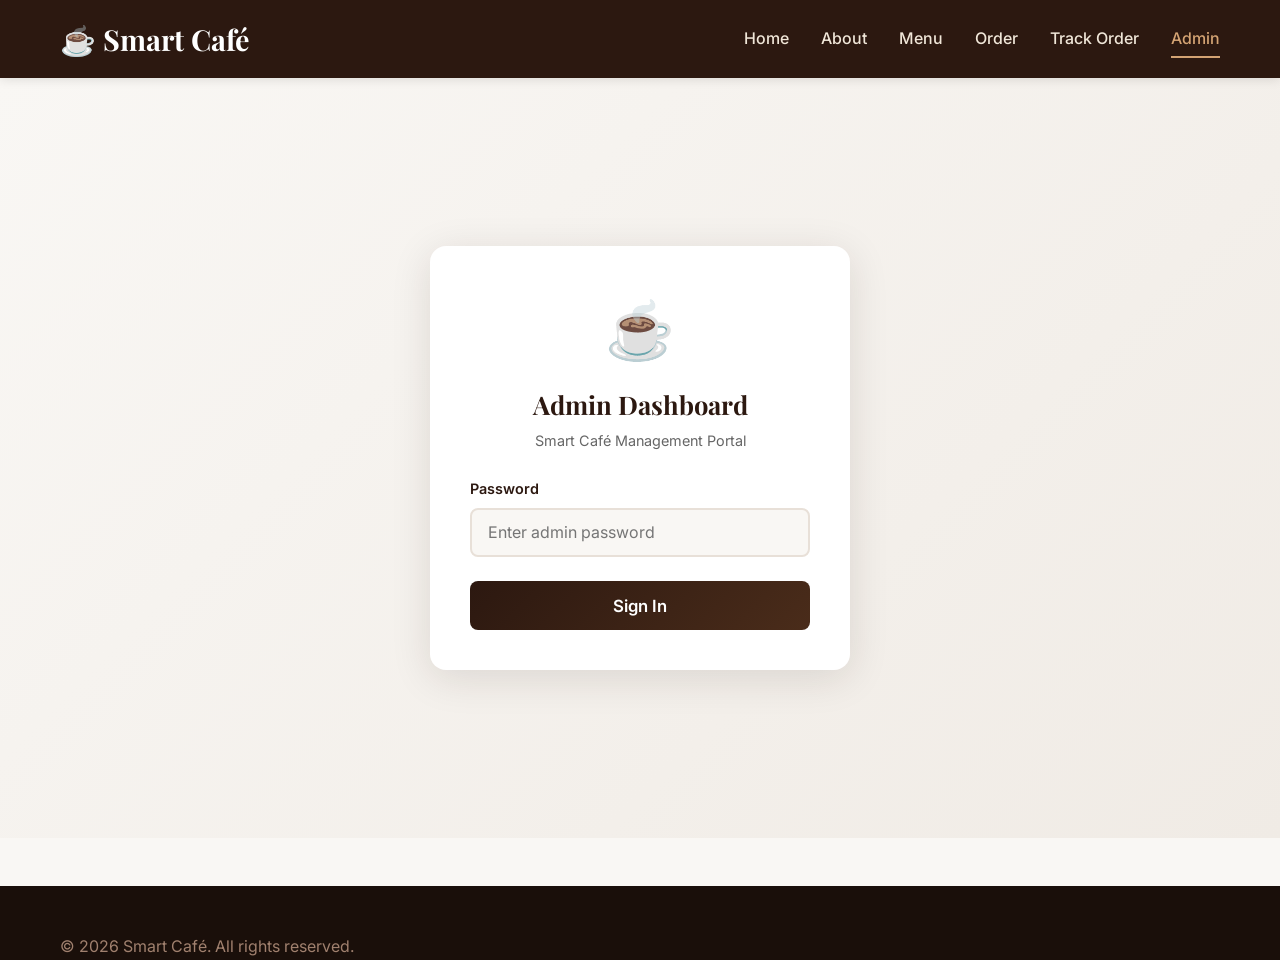
<file: frontend/admin.html>
<!DOCTYPE html>
<html lang="en">
<head>
    <meta charset="UTF-8" />
    <meta name="viewport" content="width=device-width, initial-scale=1.0" />
    <meta name="description" content="Smart Café admin dashboard - manage orders and track performance." />
    <title>Admin Dashboard - Smart Café</title>
    <link rel="icon" href="data:image/svg+xml,<svg xmlns='http://www.w3.org/2000/svg' viewBox='0 0 100 100'><text y='.9em' font-size='90'>☕</text></svg>" />
    <link rel="stylesheet" href="styles.css" />
    <style>
        /* ========== LOGIN ========== */
        .login-wrapper {
            min-height: calc(100vh - 140px);
            display: flex;
            align-items: center;
            justify-content: center;
            padding: 2rem;
            background: linear-gradient(135deg, #f9f7f4 0%, #f0ebe5 100%);
        }
        .admin-login {
            width: 100%;
            max-width: 420px;
            background: white;
            padding: 2.5rem;
            border-radius: 16px;
            box-shadow: 0 8px 40px rgba(44,24,16,0.12);
            animation: loginFadeIn 0.5s ease;
            text-align: center;
        }
        @keyframes loginFadeIn {
            from { opacity: 0; transform: translateY(20px); }
            to { opacity: 1; transform: translateY(0); }
        }
        .login-icon {
            font-size: 3.5rem;
            margin-bottom: 0.5rem;
            display: block;
        }
        .admin-login h2 {
            color: #2c1810;
            margin-bottom: 0.3rem;
            font-family: 'Playfair Display', serif;
            font-size: 1.6rem;
        }
        .admin-login .login-sub {
            color: #666;
            font-size: 0.9rem;
            margin-bottom: 1.5rem;
        }
        .admin-login .form-group {
            text-align: left;
            margin-bottom: 1.5rem;
        }
        .admin-login .form-group label {
            display: block;
            font-weight: 600;
            margin-bottom: 0.5rem;
            color: #2c1810;
            font-size: 0.9rem;
        }
        .admin-login input[type="password"] {
            width: 100%;
            padding: 0.8rem 1rem;
            border: 2px solid #e8e0d8;
            border-radius: 8px;
            font-size: 1rem;
            transition: border-color 0.3s ease;
            font-family: inherit;
            background: #f9f7f4;
        }
        .admin-login input[type="password"]:focus {
            outline: none;
            border-color: #d4a373;
            background: white;
        }
        .admin-login .submit-btn {
            width: 100%;
            padding: 0.9rem;
            background: linear-gradient(135deg, #2c1810, #4a2c1a);
            color: white;
            border: none;
            border-radius: 8px;
            font-size: 1.05rem;
            font-weight: 600;
            cursor: pointer;
            transition: all 0.3s ease;
            font-family: inherit;
        }
        .admin-login .submit-btn:hover {
            transform: translateY(-2px);
            box-shadow: 0 6px 20px rgba(44,24,16,0.25);
        }
        #loginError {
            color: #dc3545;
            margin-top: 1rem;
            display: none;
            font-size: 0.9rem;
            font-weight: 500;
        }

        /* ========== DASHBOARD LAYOUT ========== */
        .admin-container {
            display: none;
            max-width: 1400px;
            margin: 2rem auto;
            padding: 0 20px;
        }
        .admin-header {
            display: flex;
            justify-content: space-between;
            align-items: center;
            margin-bottom: 1.5rem;
            flex-wrap: wrap;
            gap: 1rem;
            padding-bottom: 1rem;
            border-bottom: 2px solid #e8e0d8;
        }
        .admin-header-left h2 {
            color: #2c1810;
            margin: 0;
            font-family: 'Playfair Display', serif;
            font-size: 1.8rem;
        }
        .admin-header-left .last-updated {
            color: #999;
            font-size: 0.8rem;
            margin-top: 0.2rem;
        }
        .admin-header-actions {
            display: flex;
            gap: 0.5rem;
            flex-wrap: wrap;
        }
        .admin-header-actions button {
            padding: 0.55rem 1.2rem;
            border-radius: 8px;
            font-weight: 600;
            font-size: 0.9rem;
            cursor: pointer;
            transition: all 0.3s ease;
            border: none;
            font-family: inherit;
        }
        .refresh-btn {
            background: #f0ebe5;
            color: #2c1810;
        }
        .refresh-btn:hover {
            background: #e8e0d8;
            transform: translateY(-1px);
        }
        .logout-btn {
            background: #fee2e2;
            color: #dc3545;
        }
        .logout-btn:hover {
            background: #fecaca;
            transform: translateY(-1px);
        }

        /* ========== STATS ========== */
        .stats {
            display: grid;
            grid-template-columns: repeat(auto-fit, minmax(160px, 1fr));
            gap: 1rem;
            margin-bottom: 1.5rem;
        }
        .stat-card {
            background: white;
            padding: 1.2rem 1rem;
            border-radius: 12px;
            box-shadow: 0 2px 10px rgba(0,0,0,0.06);
            text-align: center;
            transition: all 0.3s ease;
            position: relative;
            overflow: hidden;
        }
        .stat-card::before {
            content: '';
            position: absolute;
            top: 0;
            left: 0;
            right: 0;
            height: 4px;
        }
        .stat-card:hover {
            transform: translateY(-4px);
            box-shadow: 0 8px 25px rgba(0,0,0,0.1);
        }
        .stat-card .stat-icon {
            font-size: 1.5rem;
            margin-bottom: 0.3rem;
            display: block;
        }
        .stat-card h3 {
            font-size: 1.8rem;
            margin: 0;
            color: #2c1810;
            font-family: inherit;
            font-weight: 700;
        }
        .stat-card p {
            margin: 0.2rem 0 0;
            color: #666;
            font-size: 0.8rem;
            font-weight: 500;
            text-transform: uppercase;
            letter-spacing: 0.3px;
        }
        .stat-total::before { background: linear-gradient(90deg, #2c1810, #d4a373); }
        .stat-pending::before { background: linear-gradient(90deg, #ffc107, #ffb300); }
        .stat-preparing::before { background: linear-gradient(90deg, #17a2b8, #138496); }
        .stat-ready::before { background: linear-gradient(90deg, #28a745, #20c997); }
        .stat-completed::before { background: linear-gradient(90deg, #6c757d, #adb5bd); }
        .stat-cancelled::before { background: linear-gradient(90deg, #dc3545, #e74c3c); }

        .count-up {
            animation: countPop 0.4s ease;
        }
        @keyframes countPop {
            0% { transform: scale(1); }
            50% { transform: scale(1.15); }
            100% { transform: scale(1); }
        }

        /* ========== ANALYTICS ========== */
        .analytics {
            display: grid;
            grid-template-columns: 1fr 1fr;
            gap: 1rem;
            margin-bottom: 1.5rem;
        }
        .analytics-card {
            background: white;
            padding: 1.5rem;
            border-radius: 12px;
            box-shadow: 0 2px 10px rgba(0,0,0,0.06);
            transition: transform 0.3s ease;
        }
        .analytics-card:hover {
            transform: translateY(-2px);
        }
        .analytics-card .card-label {
            font-size: 0.8rem;
            font-weight: 600;
            text-transform: uppercase;
            letter-spacing: 0.5px;
            color: #999;
            margin-bottom: 0.3rem;
        }
        .revenue-value {
            font-size: 2.2rem;
            font-weight: 700;
            color: #28a745;
            margin: 0;
            font-family: inherit;
        }
        .analytics-card .revenue-sub {
            color: #666;
            font-size: 0.85rem;
            margin-top: 0.3rem;
        }
        .popular-list {
            list-style: none;
            padding: 0;
            margin: 0.5rem 0 0;
        }
        .popular-list li {
            display: flex;
            justify-content: space-between;
            align-items: center;
            padding: 0.5rem 0;
            border-bottom: 1px solid #f0ebe5;
            font-size: 0.9rem;
        }
        .popular-list li:last-child {
            border-bottom: none;
        }
        .popular-list .item-count {
            background: #f0ebe5;
            color: #2c1810;
            font-weight: 600;
            padding: 0.15rem 0.6rem;
            border-radius: 12px;
            font-size: 0.8rem;
        }
        .popular-bar {
            height: 4px;
            background: #f0ebe5;
            border-radius: 2px;
            margin-top: 0.3rem;
            overflow: hidden;
        }
        .popular-bar-fill {
            height: 100%;
            background: linear-gradient(90deg, #d4a373, #2c1810);
            border-radius: 2px;
            transition: width 0.6s ease;
        }

        /* ========== TOAST ========== */
        #toastContainer {
            position: fixed;
            top: 20px;
            right: 20px;
            z-index: 9999;
            display: flex;
            flex-direction: column;
            gap: 0.5rem;
            pointer-events: none;
        }
        .toast {
            pointer-events: auto;
            padding: 0.9rem 1.2rem;
            border-radius: 10px;
            box-shadow: 0 4px 20px rgba(0,0,0,0.15);
            display: flex;
            align-items: center;
            gap: 0.7rem;
            font-size: 0.9rem;
            font-weight: 500;
            animation: toastIn 0.3s ease, toastOut 0.3s ease 3.7s forwards;
            max-width: 400px;
            backdrop-filter: blur(8px);
        }
        .toast-success {
            background: rgba(212, 237, 218, 0.95);
            color: #155724;
            border-left: 4px solid #28a745;
        }
        .toast-error {
            background: rgba(248, 215, 218, 0.95);
            color: #721c24;
            border-left: 4px solid #dc3545;
        }
        @keyframes toastIn {
            from { opacity: 0; transform: translateX(100px); }
            to { opacity: 1; transform: translateX(0); }
        }
        @keyframes toastOut {
            from { opacity: 1; transform: translateX(0); }
            to { opacity: 0; transform: translateX(100px); }
        }

        /* ========== SEARCH & FILTER ========== */
        .table-toolbar {
            display: flex;
            gap: 1rem;
            margin-bottom: 1rem;
            flex-wrap: wrap;
            align-items: center;
        }
        .search-wrapper {
            flex: 1;
            min-width: 200px;
            position: relative;
        }
        .search-wrapper input {
            width: 100%;
            padding: 0.7rem 1rem 0.7rem 2.5rem;
            border: 2px solid #e8e0d8;
            border-radius: 8px;
            font-size: 0.9rem;
            background: white;
            transition: border-color 0.3s ease;
            font-family: inherit;
        }
        .search-wrapper input:focus {
            outline: none;
            border-color: #d4a373;
        }
        .search-wrapper .search-icon {
            position: absolute;
            left: 0.8rem;
            top: 50%;
            transform: translateY(-50%);
            color: #999;
            font-size: 1rem;
        }
        .filter-tabs {
            display: flex;
            gap: 0.3rem;
            flex-wrap: wrap;
        }
        .filter-tab {
            padding: 0.45rem 1rem;
            border-radius: 20px;
            font-size: 0.8rem;
            font-weight: 600;
            cursor: pointer;
            border: 2px solid #e8e0d8;
            background: white;
            color: #666;
            transition: all 0.2s ease;
            font-family: inherit;
        }
        .filter-tab:hover {
            border-color: #d4a373;
            color: #2c1810;
        }
        .filter-tab.active {
            background: #2c1810;
            color: white;
            border-color: #2c1810;
        }

        /* ========== ORDERS TABLE ========== */
        .orders-table {
            background: white;
            border-radius: 12px;
            overflow: hidden;
            box-shadow: 0 2px 10px rgba(0,0,0,0.06);
        }
        .orders-table table {
            width: 100%;
            border-collapse: collapse;
            min-width: 900px;
        }
        .orders-table thead {
            background: #2c1810;
        }
        .orders-table th {
            color: white;
            padding: 1rem;
            text-align: left;
            font-weight: 600;
            font-size: 0.85rem;
            text-transform: uppercase;
            letter-spacing: 0.3px;
            position: sticky;
            top: 0;
            z-index: 10;
        }
        .orders-table td {
            padding: 0.8rem 1rem;
            border-bottom: 1px solid #f0ebe5;
            font-size: 0.9rem;
            vertical-align: middle;
        }
        .orders-table tbody tr {
            transition: background 0.2s ease;
        }
        .orders-table tbody tr:nth-child(even):not(.order-detail-row) {
            background: #faf8f6;
        }
        .orders-table tbody tr:hover:not(.order-detail-row) {
            background: #f0ebe5;
        }
        .orders-table tbody tr.expanded {
            background: #f5f0ea;
        }

        .expand-toggle {
            cursor: pointer;
            user-select: none;
            padding: 2px 6px;
            border-radius: 4px;
            transition: background 0.2s;
            display: inline-block;
            font-size: 0.8rem;
        }

        .order-detail-row {
            display: none;
        }
        .order-detail-row.show {
            display: table-row;
        }
        .order-detail-cell {
            padding: 0 !important;
        }
        .order-detail-content {
            padding: 1rem 1rem 1rem 3rem;
            background: #faf8f6;
            border-bottom: 2px solid #e8e0d8;
            display: grid;
            grid-template-columns: 1fr 1fr;
            gap: 0.8rem;
            font-size: 0.85rem;
        }
        .order-detail-content .detail-section h4 {
            font-size: 0.8rem;
            text-transform: uppercase;
            letter-spacing: 0.3px;
            color: #999;
            margin-bottom: 0.3rem;
        }
        .order-detail-content .detail-section p {
            color: #333;
            margin: 0;
        }
        .order-detail-content .detail-items {
            grid-column: 1 / -1;
        }
        .order-detail-content .detail-items table {
            min-width: auto;
            width: 100%;
            font-size: 0.85rem;
            margin-top: 0.3rem;
        }
        .order-detail-content .detail-items th {
            background: #e8e0d8;
            color: #2c1810;
            padding: 0.4rem 0.6rem;
            font-size: 0.8rem;
            text-transform: uppercase;
        }
        .order-detail-content .detail-items td {
            padding: 0.3rem 0.6rem;
            border-bottom: 1px solid #e8e0d8;
            background: transparent;
        }
        .order-detail-content .detail-items tr:last-child td {
            border-bottom: none;
        }

        .status-badge {
            padding: 0.3rem 0.8rem;
            border-radius: 20px;
            font-size: 0.75rem;
            font-weight: 600;
            display: inline-block;
            text-transform: uppercase;
            letter-spacing: 0.3px;
        }
        .status-pending { background: #fff3cd; color: #856404; }
        .status-preparing { background: #d1ecf1; color: #0c5460; }
        .status-ready { background: #d4edda; color: #155724; }
        .status-completed { background: #e2e3e5; color: #383d41; }
        .status-cancelled { background: #f8d7da; color: #721c24; }

        .status-select {
            padding: 0.35rem 0.6rem;
            border: 2px solid #e8e0d8;
            border-radius: 6px;
            font-size: 0.85rem;
            background: white;
            cursor: pointer;
            font-family: inherit;
            transition: border-color 0.2s;
        }
        .status-select:focus {
            outline: none;
            border-color: #d4a373;
        }
        .status-select:disabled {
            opacity: 0.5;
            cursor: not-allowed;
        }

        .order-id-clickable {
            cursor: pointer;
            color: #2c1810;
            text-decoration: underline;
            text-decoration-color: #d4a373;
            text-underline-offset: 2px;
            font-weight: 600;
        }
        .order-id-clickable:hover {
            color: #d4a373;
        }

        .items-preview {
            font-size: 0.85rem;
            color: #666;
            max-width: 200px;
            overflow: hidden;
            text-overflow: ellipsis;
            white-space: nowrap;
        }

        /* ========== MODAL ========== */
        .modal-overlay {
            display: none;
            position: fixed;
            inset: 0;
            background: rgba(0,0,0,0.5);
            backdrop-filter: blur(4px);
            z-index: 9998;
            align-items: center;
            justify-content: center;
            padding: 1rem;
        }
        .modal-overlay.show {
            display: flex;
        }
        .modal-box {
            background: white;
            border-radius: 16px;
            padding: 2rem;
            max-width: 400px;
            width: 100%;
            box-shadow: 0 20px 60px rgba(0,0,0,0.2);
            animation: modalIn 0.25s ease;
            text-align: center;
        }
        @keyframes modalIn {
            from { opacity: 0; transform: scale(0.95) translateY(10px); }
            to { opacity: 1; transform: scale(1) translateY(0); }
        }
        .modal-box h3 {
            color: #2c1810;
            font-family: 'Playfair Display', serif;
            margin-bottom: 0.5rem;
        }
        .modal-box p {
            color: #666;
            font-size: 0.95rem;
            margin-bottom: 1.5rem;
        }
        .modal-actions {
            display: flex;
            gap: 0.8rem;
            justify-content: center;
        }
        .modal-actions button {
            padding: 0.6rem 1.5rem;
            border-radius: 8px;
            font-weight: 600;
            font-size: 0.9rem;
            cursor: pointer;
            transition: all 0.2s ease;
            border: none;
            font-family: inherit;
        }
        .modal-btn-cancel {
            background: #f0ebe5;
            color: #666;
        }
        .modal-btn-cancel:hover {
            background: #e8e0d8;
        }
        .modal-btn-confirm {
            background: #2c1810;
            color: white;
        }
        .modal-btn-confirm:hover {
            background: #4a2c1a;
            transform: translateY(-1px);
        }

        /* ========== LOADING SKELETON ========== */
        .skeleton-row td {
            padding: 0.8rem 1rem;
        }
        .skeleton {
            height: 14px;
            background: linear-gradient(90deg, #f0ebe5 25%, #e8e0d8 50%, #f0ebe5 75%);
            background-size: 200% 100%;
            animation: shimmer 1.5s infinite;
            border-radius: 4px;
            display: inline-block;
            width: 80%;
        }
        .skeleton-sm { width: 50%; }
        .skeleton-lg { width: 95%; }
        @keyframes shimmer {
            0% { background-position: 200% 0; }
            100% { background-position: -200% 0; }
        }

        /* ========== EMPTY STATE ========== */
        .empty-state {
            text-align: center;
            padding: 3rem 1rem;
        }
        .empty-state .empty-icon {
            font-size: 4rem;
            display: block;
            margin-bottom: 1rem;
        }
        .empty-state h3 {
            color: #2c1810;
            font-family: 'Playfair Display', serif;
            margin-bottom: 0.3rem;
        }
        .empty-state p {
            color: #999;
            font-size: 0.9rem;
        }

        /* ========== RESPONSIVE ========== */
        @media (max-width: 768px) {
            .admin-header {
                flex-direction: column;
                align-items: stretch;
            }
            .admin-header-actions {
                justify-content: stretch;
            }
            .admin-header-actions button {
                flex: 1;
            }
            .stats {
                grid-template-columns: repeat(2, 1fr);
            }
            .analytics {
                grid-template-columns: 1fr;
            }
            .table-toolbar {
                flex-direction: column;
            }
            .order-detail-content {
                grid-template-columns: 1fr;
                padding-left: 1rem;
            }
        }
        @media (max-width: 480px) {
            .stats {
                grid-template-columns: 1fr;
            }
        }
    </style>
</head>
<body>
    <nav>
        <div class="container">
            <h1>☕ Smart Café</h1>
            <ul>
                <li><a href="index.html">Home</a></li>
                <li><a href="about.html">About</a></li>
                <li><a href="menu.html">Menu</a></li>
                <li><a href="order.html">Order</a></li>
                <li><a href="status.html">Track Order</a></li>
                <li><a href="admin.html" class="active">Admin</a></li>
            </ul>
        </div>
    </nav>

    <!-- Login -->
    <div class="login-wrapper" id="loginContainer">
        <div class="admin-login">
            <span class="login-icon">☕</span>
            <h2>Admin Dashboard</h2>
            <p class="login-sub">Smart Café Management Portal</p>
            <form id="loginForm">
                <div class="form-group">
                    <label for="password">Password</label>
                    <input type="password" id="password" placeholder="Enter admin password" required autocomplete="off" />
                </div>
                <button type="submit" class="submit-btn">Sign In</button>
                <p id="loginError">Invalid password. Please try again.</p>
            </form>
        </div>
    </div>

    <!-- Dashboard -->
    <div class="admin-container" id="adminContainer">
        <div class="admin-header">
            <div class="admin-header-left">
                <h2>📊 Orders</h2>
                <p class="last-updated" id="lastUpdated">Last updated: -</p>
            </div>
            <div class="admin-header-actions">
                <button class="refresh-btn" onclick="refreshAll()">🔄 Refresh</button>
                <button class="logout-btn" onclick="logout()">🚪 Logout</button>
            </div>
        </div>

        <!-- Stats -->
        <div class="stats" id="statsContainer">
            <div class="stat-card stat-total">
                <span class="stat-icon">📋</span>
                <h3 id="totalOrders">0</h3>
                <p>Total Orders</p>
            </div>
            <div class="stat-card stat-pending">
                <span class="stat-icon">⏳</span>
                <h3 id="pendingOrders">0</h3>
                <p>Pending</p>
            </div>
            <div class="stat-card stat-preparing">
                <span class="stat-icon">🔧</span>
                <h3 id="preparingOrders">0</h3>
                <p>Preparing</p>
            </div>
            <div class="stat-card stat-ready">
                <span class="stat-icon">✅</span>
                <h3 id="readyOrders">0</h3>
                <p>Ready</p>
            </div>
            <div class="stat-card stat-completed">
                <span class="stat-icon">✔️</span>
                <h3 id="completedOrders">0</h3>
                <p>Completed</p>
            </div>
            <div class="stat-card stat-cancelled">
                <span class="stat-icon">❌</span>
                <h3 id="cancelledOrders">0</h3>
                <p>Cancelled</p>
            </div>
        </div>

        <!-- Analytics -->
        <div class="analytics">
            <div class="analytics-card">
                <div class="card-label">💰 Today's Revenue</div>
                <p class="revenue-value" id="todayRevenue">$0.00</p>
                <p class="revenue-sub"><span id="todayOrders">0</span> orders today</p>
            </div>
            <div class="analytics-card">
                <div class="card-label">🔥 Most Popular Items</div>
                <ul class="popular-list" id="popularItems">
                    <li style="color: #999; font-style: italic;">No data yet</li>
                </ul>
            </div>
        </div>

        <!-- Search & Filter -->
        <div class="table-toolbar">
            <div class="search-wrapper">
                <span class="search-icon">🔍</span>
                <input type="text" id="searchInput" placeholder="Search by order ID, name, or email..." oninput="filterOrders()" />
            </div>
            <div class="filter-tabs" id="filterTabs">
                <span class="filter-tab active" data-filter="all" onclick="setFilter('all')">All</span>
                <span class="filter-tab" data-filter="pending" onclick="setFilter('pending')">Pending</span>
                <span class="filter-tab" data-filter="preparing" onclick="setFilter('preparing')">Preparing</span>
                <span class="filter-tab" data-filter="ready" onclick="setFilter('ready')">Ready</span>
                <span class="filter-tab" data-filter="completed" onclick="setFilter('completed')">Completed</span>
                <span class="filter-tab" data-filter="cancelled" onclick="setFilter('cancelled')">Cancelled</span>
            </div>
        </div>

        <!-- Orders Table -->
        <div class="orders-table">
            <table>
                <thead>
                    <tr>
                        <th style="width: 32px;"></th>
                        <th>Order ID</th>
                        <th>Customer</th>
                        <th>Items</th>
                        <th>Total</th>
                        <th>Status</th>
                        <th>Created</th>
                        <th>Action</th>
                    </tr>
                </thead>
                <tbody id="ordersBody">
                    <tr class="skeleton-row">
                        <td colspan="8"><div class="skeleton skeleton-lg"></div></td>
                    </tr>
                    <tr class="skeleton-row">
                        <td colspan="8"><div class="skeleton skeleton-lg"></div></td>
                    </tr>
                    <tr class="skeleton-row">
                        <td colspan="8"><div class="skeleton skeleton-lg"></div></td>
                    </tr>
                    <tr class="skeleton-row">
                        <td colspan="8"><div class="skeleton skeleton-lg"></div></td>
                    </tr>
                    <tr class="skeleton-row">
                        <td colspan="8"><div class="skeleton skeleton-lg"></div></td>
                    </tr>
                </tbody>
            </table>
        </div>
    </div>

    <!-- Toast Container -->
    <div id="toastContainer"></div>

    <!-- Confirm Modal -->
    <div class="modal-overlay" id="confirmModal">
        <div class="modal-box">
            <h3>⚠️ Update Order Status</h3>
            <p id="modalMessage">Are you sure you want to change this order's status?</p>
            <div class="modal-actions">
                <button class="modal-btn-cancel" onclick="closeModal()">Cancel</button>
                <button class="modal-btn-confirm" id="modalConfirmBtn" onclick="confirmStatusChange()">Confirm</button>
            </div>
        </div>
    </div>

    <footer>
        <div class="container">
            <p>© 2026 Smart Café. All rights reserved.</p>
        </div>
    </footer>

    <script>
        const ADMIN_PASSWORD = 'admin123';
        const API_URL = '__API_URL__';

        let allOrders = [];
        let currentFilter = 'all';
        let pendingStatusUpdate = null;

        // ========== AUTH ==========
        if (sessionStorage.getItem('adminLoggedIn') === 'true') {
            document.getElementById('loginContainer').style.display = 'none';
            document.getElementById('adminContainer').style.display = 'block';
            refreshAll();
        }

        document.getElementById('loginForm').addEventListener('submit', function(e) {
            e.preventDefault();
            const password = document.getElementById('password').value;
            if (password === ADMIN_PASSWORD) {
                sessionStorage.setItem('adminLoggedIn', 'true');
                document.getElementById('loginContainer').style.display = 'none';
                document.getElementById('adminContainer').style.display = 'block';
                document.getElementById('loginError').style.display = 'none';
                refreshAll();
            } else {
                document.getElementById('loginError').style.display = 'block';
                document.getElementById('password').value = '';
                document.getElementById('password').focus();
            }
        });

        function logout() {
            sessionStorage.removeItem('adminLoggedIn');
            document.getElementById('adminContainer').style.display = 'none';
            document.getElementById('loginContainer').style.display = 'flex';
            document.getElementById('password').value = '';
        }

        // ========== REFRESH ==========
        function refreshAll() {
            loadOrders();
            loadAnalytics();
            updateLastUpdated();
        }

        function updateLastUpdated() {
            const now = new Date();
            document.getElementById('lastUpdated').textContent =
                'Last updated: ' + now.toLocaleTimeString('en-US', { hour: '2-digit', minute: '2-digit', second: '2-digit' });
        }

        // ========== LOAD ORDERS ==========
        async function loadOrders() {
            const tbody = document.getElementById('ordersBody');
            showSkeleton(true);

            try {
                const response = await fetch(API_URL, {
                    method: 'GET',
                    headers: { 'Content-Type': 'application/json' }
                });
                if (!response.ok) throw new Error('Failed to fetch orders');
                const data = await response.json();

                if (data.success && data.orders) {
                    allOrders = data.orders;
                    displayOrders(allOrders);
                    updateStats(data.orders, data.stats);
                    showToast('success', `✅ Loaded ${data.count} orders`);
                } else {
                    allOrders = [];
                    displayOrders([]);
                    updateStats([], {});
                }
            } catch (error) {
                tbody.innerHTML = `
                    <tr>
                        <td colspan="8" style="text-align:center;padding:2rem;">
                            <div style="color:#dc3545;font-size:1.1rem;margin-bottom:0.5rem;">❌ ${error.message}</div>
                            <button onclick="loadOrders()" style="padding:0.5rem 1.2rem;background:#2c1810;color:white;border:none;border-radius:6px;cursor:pointer;font-family:inherit;">🔄 Retry</button>
                        </td>
                    </tr>
                `;
                showToast('error', `❌ ${error.message}`);
            }
        }

        function showSkeleton(show) {
            const tbody = document.getElementById('ordersBody');
            if (show) {
                tbody.innerHTML = Array(5).fill(
                    '<tr class="skeleton-row"><td colspan="8"><div class="skeleton skeleton-lg"></div></td></tr>'
                ).join('');
            }
        }

        // ========== DISPLAY ORDERS ==========
        function displayOrders(orders) {
            const tbody = document.getElementById('ordersBody');

            const filtered = orders.filter(order => {
                if (currentFilter !== 'all' && order.orderStatus !== currentFilter) return false;
                const q = document.getElementById('searchInput').value.toLowerCase().trim();
                if (!q) return true;
                return order.orderId.toLowerCase().includes(q) ||
                       (order.customerName || '').toLowerCase().includes(q) ||
                       (order.customerEmail || '').toLowerCase().includes(q);
            });

            if (filtered.length === 0) {
                tbody.innerHTML = `
                    <tr>
                        <td colspan="8">
                            <div class="empty-state">
                                <span class="empty-icon">📭</span>
                                <h3>No orders found</h3>
                                <p>${orders.length === 0
                                    ? 'Orders will appear here once customers place them.'
                                    : 'Try adjusting your search or filter.'}</p>
                            </div>
                        </td>
                    </tr>
                `;
                return;
            }

            tbody.innerHTML = filtered.map(order => `
                <tr class="order-row" onclick="toggleDetail('${order.orderId}')">
                    <td><span class="expand-toggle" id="toggle-${order.orderId}">▶</span></td>
                    <td>
                        <strong class="order-id-clickable" onclick="event.stopPropagation(); copyOrderId('${order.orderId}')" title="Click to copy order ID">
                            ${order.orderId}
                        </strong>
                    </td>
                    <td>
                        <strong>${escapeHtml(order.customerName)}</strong>
                        <div style="font-size:0.8rem;color:#999;">${escapeHtml(order.customerEmail)}</div>
                    </td>
                    <td>
                        <div class="items-preview" title="${escapeHtml(order.items.map(i => `${i.name} (${i.quantity})`).join(', '))}">
                            ${escapeHtml(order.items.map(i => `${i.name} (${i.quantity})`).join(', '))}
                        </div>
                    </td>
                    <td><strong>$${(order.totalAmount || 0).toFixed(2)}</strong></td>
                    <td>
                        <span class="status-badge status-${order.orderStatus}">
                            ${order.orderStatus.toUpperCase()}
                        </span>
                    </td>
                    <td>${formatDate(order.createdAt)}</td>
                    <td onclick="event.stopPropagation()">
                        <select class="status-select" data-last-value="${order.orderStatus}" onchange="promptStatusChange('${order.orderId}', this.value, this)">
                            <option value="pending" ${order.orderStatus === 'pending' ? 'selected' : ''}>Pending</option>
                            <option value="preparing" ${order.orderStatus === 'preparing' ? 'selected' : ''}>Preparing</option>
                            <option value="ready" ${order.orderStatus === 'ready' ? 'selected' : ''}>Ready</option>
                            <option value="completed" ${order.orderStatus === 'completed' ? 'selected' : ''}>Completed</option>
                            <option value="cancelled" ${order.orderStatus === 'cancelled' ? 'selected' : ''}>Cancelled</option>
                        </select>
                    </td>
                </tr>
                <tr class="order-detail-row" id="detail-${order.orderId}">
                    <td colspan="8" class="order-detail-cell">
                        <div class="order-detail-content">
                            <div class="detail-section">
                                <h4>📋 Table Reservation</h4>
                                <p>${order.tableReservation || 'Not requested'}</p>
                            </div>
                            <div class="detail-section">
                                <h4>🕐 Full Date</h4>
                                <p>${formatDateFull(order.createdAt)}</p>
                            </div>
                            ${order.specialInstructions ? `
                            <div class="detail-section" style="grid-column:1/-1;">
                                <h4>💬 Special Instructions</h4>
                                <p>${escapeHtml(order.specialInstructions)}</p>
                            </div>
                            ` : ''}
                            <div class="detail-section detail-items">
                                <h4>🧾 Items</h4>
                                <table>
                                    <thead>
                                        <tr><th>Item</th><th>Qty</th><th>Price</th><th>Total</th></tr>
                                    </thead>
                                    <tbody>
                                        ${(order.items || []).map(i => `
                                        <tr>
                                            <td>${escapeHtml(i.name)}</td>
                                            <td>${i.quantity}</td>
                                            <td>$${(i.price || 0).toFixed(2)}</td>
                                            <td><strong>$${((i.price || 0) * i.quantity).toFixed(2)}</strong></td>
                                        </tr>
                                        `).join('')}
                                        <tr>
                                            <td colspan="3" style="text-align:right;font-weight:700;border-bottom:none;">Total:</td>
                                            <td style="font-weight:700;border-bottom:none;">$${(order.totalAmount || 0).toFixed(2)}</td>
                                        </tr>
                                    </tbody>
                                </table>
                            </div>
                        </div>
                    </td>
                </tr>
            `).join('');
        }

        // ========== TOGGLE DETAIL ==========
        function toggleDetail(orderId) {
            const detailRow = document.getElementById('detail-' + orderId);
            const toggle = document.getElementById('toggle-' + orderId);
            if (!detailRow || !toggle) return;
            const isOpen = detailRow.classList.contains('show');
            detailRow.classList.toggle('show');
            toggle.textContent = isOpen ? '▶' : '▼';
        }

        // ========== FILTER ==========
        function setFilter(filter) {
            currentFilter = filter;
            document.querySelectorAll('.filter-tab').forEach(t => {
                t.classList.toggle('active', t.dataset.filter === filter);
            });
            displayOrders(allOrders);
        }

        function filterOrders() {
            displayOrders(allOrders);
        }

        // ========== STATUS CHANGE ==========
        function promptStatusChange(orderId, newStatus, selectEl) {
            const originalValue = selectEl.dataset.lastValue || 'pending';
            if (newStatus === originalValue) return;

            pendingStatusUpdate = { orderId, newStatus, selectEl, originalValue };
            document.getElementById('modalMessage').innerHTML =
                `Change order <strong>${orderId}</strong> status to <strong>${newStatus.toUpperCase()}</strong>?`;
            document.getElementById('confirmModal').classList.add('show');
        }

        function closeModal() {
            document.getElementById('confirmModal').classList.remove('show');
            if (pendingStatusUpdate) {
                pendingStatusUpdate.selectEl.value = pendingStatusUpdate.originalValue;
                pendingStatusUpdate = null;
            }
        }

        async function confirmStatusChange() {
            if (!pendingStatusUpdate) return;
            const { orderId, newStatus, selectEl } = pendingStatusUpdate;
            document.getElementById('confirmModal').classList.remove('show');
            selectEl.disabled = true;

            try {
                const response = await fetch(API_URL, {
                    method: 'PUT',
                    headers: { 'Content-Type': 'application/json' },
                    body: JSON.stringify({ orderId, orderStatus: newStatus })
                });
                if (!response.ok) {
                    const errorData = await response.json();
                    throw new Error(errorData.error || 'Failed to update status');
                }
                showToast('success', `✅ ${orderId} updated to ${newStatus.toUpperCase()}`);
                await refreshAll();
            } catch (error) {
                showToast('error', `❌ ${error.message}`);
                selectEl.value = pendingStatusUpdate.originalValue;
                selectEl.disabled = false;
            }
            pendingStatusUpdate = null;
        }

        document.getElementById('confirmModal').addEventListener('click', function(e) {
            if (e.target === this) closeModal();
        });

        document.addEventListener('keydown', function(e) {
            if (e.key === 'Escape' && document.getElementById('confirmModal').classList.contains('show')) {
                closeModal();
            }
        });

        // ========== STATS ==========
        function updateStats(orders, stats) {
            const counts = {};
            orders.forEach(o => { counts[o.orderStatus] = (counts[o.orderStatus] || 0) + 1; });

            animateNumber('totalOrders', orders.length);
            animateNumber('pendingOrders', counts.pending || 0);
            animateNumber('preparingOrders', counts.preparing || 0);
            animateNumber('readyOrders', counts.ready || 0);
            animateNumber('completedOrders', counts.completed || 0);
            animateNumber('cancelledOrders', counts.cancelled || 0);
        }

        function animateNumber(id, value) {
            const el = document.getElementById(id);
            if (el && el.textContent !== String(value)) {
                el.textContent = value;
                el.classList.remove('count-up');
                void el.offsetWidth;
                el.classList.add('count-up');
            }
        }

        // ========== TOAST ==========
        function showToast(type, message) {
            const container = document.getElementById('toastContainer');
            const toast = document.createElement('div');
            toast.className = 'toast toast-' + type;
            toast.innerHTML = (type === 'success' ? '✅' : '❌') + ' ' + message;
            container.appendChild(toast);
            setTimeout(() => {
                if (toast.parentNode) toast.remove();
            }, 4000);
        }

        // ========== ANALYTICS ==========
        async function loadAnalytics() {
            try {
                const response = await fetch(API_URL.replace('/prod', '/prod/analytics'), {
                    method: 'GET',
                    headers: { 'Content-Type': 'application/json' }
                });
                const data = await response.json();
                if (data.success) {
                    document.getElementById('todayRevenue').textContent = '$' + (data.todayRevenue || 0).toFixed(2);
                    document.getElementById('todayOrders').textContent = data.todayOrders || 0;

                    const list = document.getElementById('popularItems');
                    if (data.popularItems && data.popularItems.length > 0) {
                        const maxCount = Math.max(...data.popularItems.map(i => i.count));
                        list.innerHTML = data.popularItems.map(item => `
                            <li>
                                <span>${escapeHtml(item.name)}</span>
                                <span class="item-count">${item.count} sold</span>
                            </li>
                            <li style="border:none; padding-top:0;">
                                <div class="popular-bar">
                                    <div class="popular-bar-fill" style="width:${(item.count / maxCount) * 100}%;"></div>
                                </div>
                            </li>
                        `).join('');
                    } else {
                        list.innerHTML = '<li style="color:#999;font-style:italic;">No orders yet</li>';
                    }
                }
            } catch (e) {
                // analytics not available
            }
        }

        // ========== HELPERS ==========
        function escapeHtml(text) {
            if (!text) return '';
            const d = document.createElement('div');
            d.textContent = text;
            return d.innerHTML;
        }

        function formatDate(dateString) {
            if (!dateString) return '-';
            try {
                const d = new Date(dateString);
                return d.toLocaleDateString('en-US', { month: 'short', day: 'numeric', hour: '2-digit', minute: '2-digit' });
            } catch { return dateString; }
        }

        function formatDateFull(dateString) {
            if (!dateString) return '-';
            try {
                const d = new Date(dateString);
                return d.toLocaleDateString('en-US', {
                    weekday: 'long', year: 'numeric', month: 'long', day: 'numeric',
                    hour: '2-digit', minute: '2-digit', second: '2-digit'
                });
            } catch { return dateString; }
        }

        function copyOrderId(orderId) {
            navigator.clipboard.writeText(orderId).then(() => {
                showToast('success', `📋 Copied: ${orderId}`);
            }).catch(() => {
                const input = document.createElement('input');
                input.value = orderId;
                document.body.appendChild(input);
                input.select();
                document.execCommand('copy');
                document.body.removeChild(input);
                showToast('success', `📋 Copied: ${orderId}`);
            });
        }

        // ========== AUTO-REFRESH ==========
        let refreshInterval = setInterval(() => {
            if (sessionStorage.getItem('adminLoggedIn') === 'true') refreshAll();
        }, 30000);

        document.addEventListener('visibilitychange', () => {
            if (document.hidden) {
                clearInterval(refreshInterval);
            } else {
                refreshInterval = setInterval(() => {
                    if (sessionStorage.getItem('adminLoggedIn') === 'true') refreshAll();
                }, 30000);
            }
        });

        console.log('📊 Admin dashboard ready!');
        console.log('🔗 API Endpoint:', API_URL);
    </script>
</body>
</html>
</file>
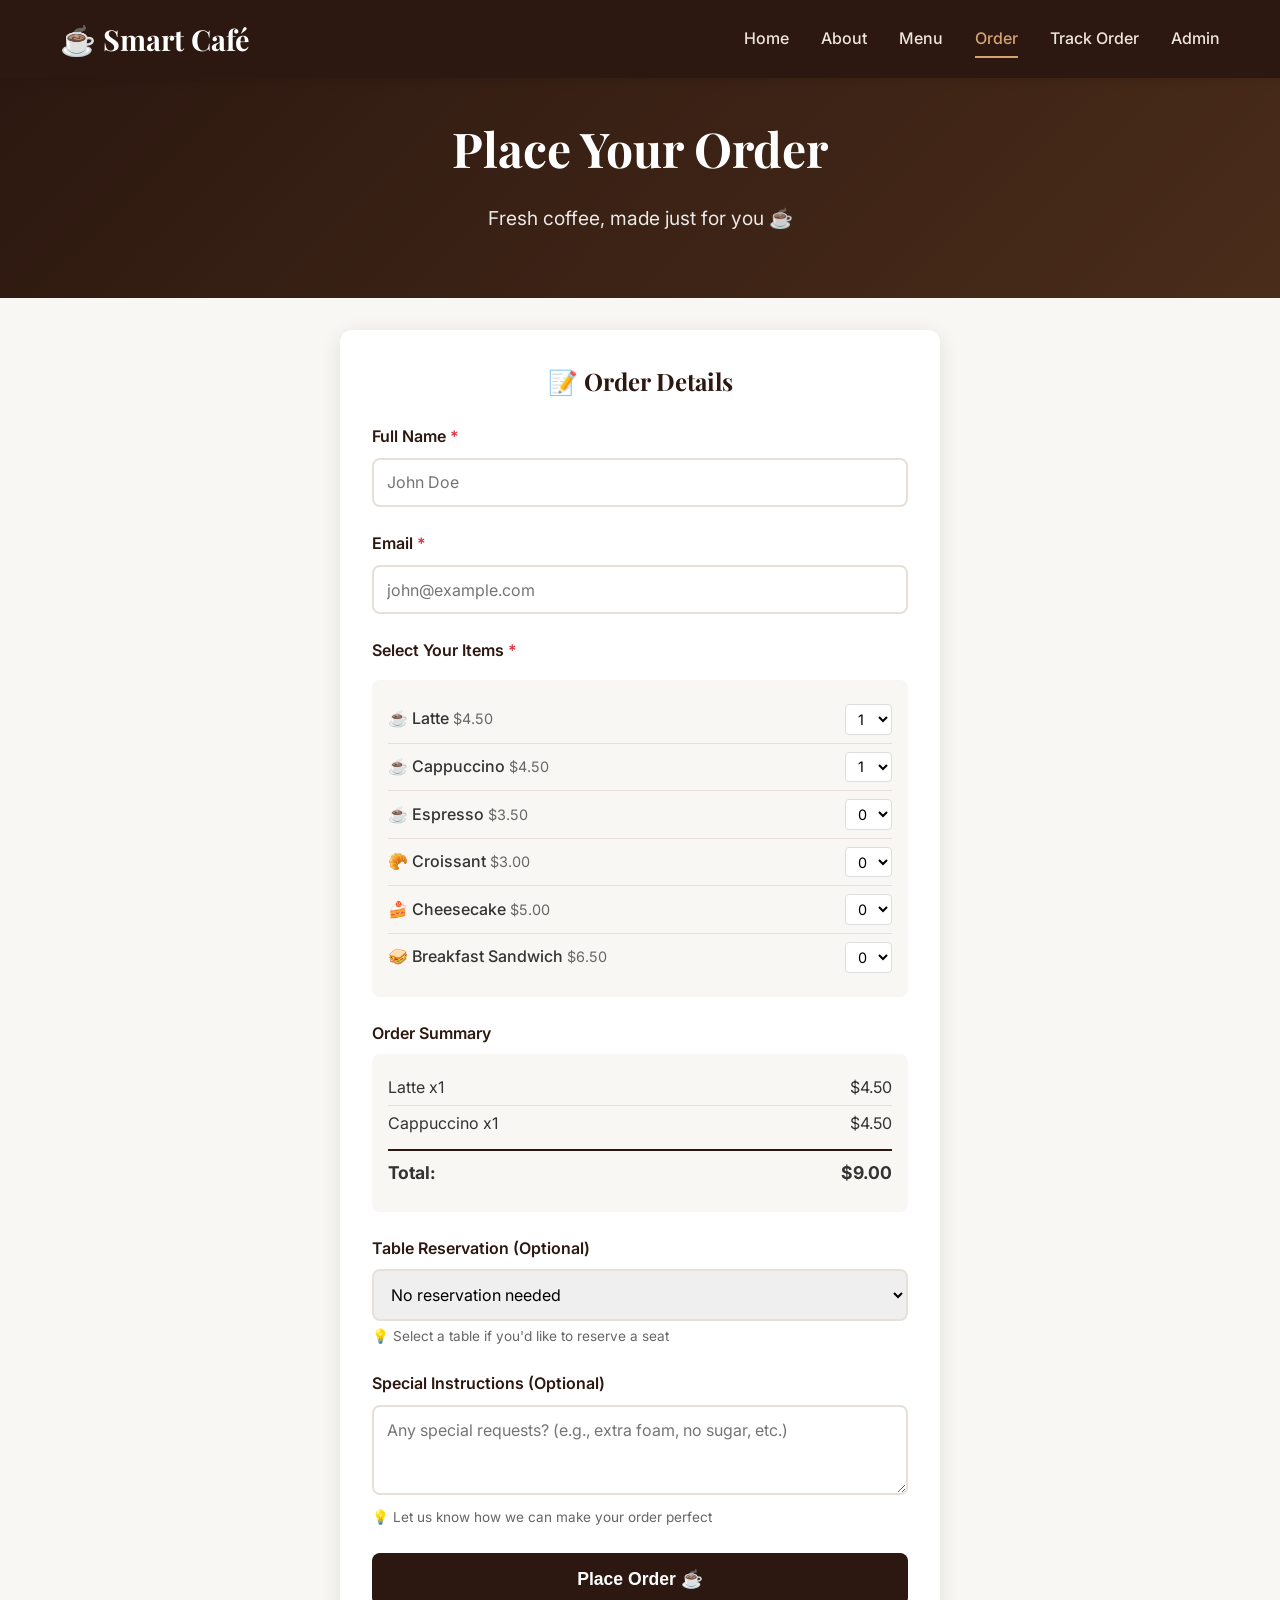
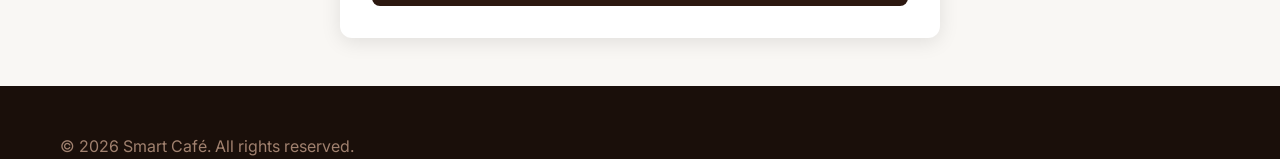
<file: frontend/order.html>
<!DOCTYPE html>
<html lang="en">
<head>
    <meta charset="UTF-8" />
    <meta name="viewport" content="width=device-width, initial-scale=1.0" />
    <meta name="description" content="Place your order at Smart Café. Choose from our menu of coffee, pastries, and breakfast items." />
    <title>Order - Smart Café</title>
    <link rel="icon" href="data:image/svg+xml,<svg xmlns='http://www.w3.org/2000/svg' viewBox='0 0 100 100'><text y='.9em' font-size='90'>☕</text></svg>" />
    <link rel="stylesheet" href="styles.css" />
    <style>
        /* Order form specific styles */
        .order-form {
            max-width: 600px;
            margin: 2rem auto;
            background: white;
            padding: 2rem;
            border-radius: 12px;
            box-shadow: 0 4px 20px rgba(0,0,0,0.1);
        }
        .order-form h2 {
            color: #2c1810;
            margin-bottom: 1.5rem;
            text-align: center;
        }
        .form-group {
            margin-bottom: 1.5rem;
        }
        .form-group label {
            display: block;
            font-weight: 600;
            margin-bottom: 0.5rem;
            color: #2c1810;
        }
        .form-group label .required {
            color: #dc3545;
        }
        .form-group input,
        .form-group textarea,
        .form-group select {
            width: 100%;
            padding: 0.8rem;
            border: 2px solid #e8e0d8;
            border-radius: 8px;
            font-size: 1rem;
            transition: border-color 0.3s ease;
            font-family: inherit;
        }
        .form-group input:focus,
        .form-group textarea:focus,
        .form-group select:focus {
            outline: none;
            border-color: #d4a373;
        }
        .form-group input.error,
        .form-group select.error {
            border-color: #dc3545;
        }
        .form-group .error-message {
            color: #dc3545;
            font-size: 0.85rem;
            margin-top: 0.3rem;
            display: none;
        }
        .form-group .error-message.show {
            display: block;
        }
        .menu-items {
            background: #f9f7f4;
            padding: 1rem;
            border-radius: 8px;
            margin: 1rem 0;
        }
        .menu-item {
            display: flex;
            justify-content: space-between;
            align-items: center;
            padding: 0.5rem 0;
            border-bottom: 1px solid #e8e0d8;
        }
        .menu-item:last-child {
            border-bottom: none;
        }
        .menu-item select {
            width: auto;
            padding: 0.3rem 0.5rem;
            border: 1px solid #ddd;
            border-radius: 4px;
            font-size: 0.9rem;
            background: white;
        }
        .menu-item .item-name {
            font-weight: 500;
        }
        .menu-item .item-price {
            color: #666;
            font-size: 0.9rem;
        }
        .submit-btn {
            width: 100%;
            padding: 1rem;
            background: #2c1810;
            color: white;
            border: none;
            border-radius: 8px;
            font-size: 1.1rem;
            font-weight: 600;
            cursor: pointer;
            transition: background 0.3s ease;
        }
        .submit-btn:hover {
            background: #d4a373;
            color: #2c1810;
        }
        .submit-btn:disabled {
            opacity: 0.6;
            cursor: not-allowed;
            background: #666;
        }
        #orderStatus {
            margin-top: 1rem;
            padding: 1rem;
            border-radius: 8px;
            display: none;
        }
        #orderStatus.success {
            display: block;
            background: #d4edda;
            color: #155724;
            border: 1px solid #c3e6cb;
        }
        #orderStatus.error {
            display: block;
            background: #f8d7da;
            color: #721c24;
            border: 1px solid #f5c6cb;
        }
        .loading-spinner {
            display: inline-block;
            width: 20px;
            height: 20px;
            border: 3px solid #f3f3f3;
            border-top: 3px solid #d4a373;
            border-radius: 50%;
            animation: spin 1s linear infinite;
            margin-right: 10px;
            vertical-align: middle;
        }
        @keyframes spin {
            0% { transform: rotate(0deg); }
            100% { transform: rotate(360deg); }
        }
        .order-id {
            background: #2c1810;
            color: #d4a373;
            padding: 0.5rem 1rem;
            border-radius: 4px;
            font-family: monospace;
            display: inline-block;
            margin: 0.5rem 0;
        }
        .order-total {
            font-size: 1.2rem;
            font-weight: bold;
            color: #2c1810;
        }
        .order-summary {
            background: #f9f7f4;
            padding: 1rem;
            border-radius: 8px;
            margin-top: 0.5rem;
        }
        .order-summary-item {
            display: flex;
            justify-content: space-between;
            padding: 0.3rem 0;
            border-bottom: 1px solid #e8e0d8;
        }
        .order-summary-item:last-child {
            border-bottom: none;
        }
        .order-summary-total {
            display: flex;
            justify-content: space-between;
            padding: 0.5rem 0;
            font-weight: bold;
            font-size: 1.1rem;
            border-top: 2px solid #2c1810;
            margin-top: 0.5rem;
            padding-top: 0.5rem;
        }
        .help-text {
            font-size: 0.85rem;
            color: #666;
            margin-top: 0.3rem;
        }
        @media (max-width: 768px) {
            .order-form {
                padding: 1rem;
                margin: 1rem;
            }
            .menu-item {
                flex-wrap: wrap;
                gap: 0.5rem;
            }
            .menu-item select {
                width: 100%;
            }
        }
    </style>
</head>
<body>
    <nav>
        <div class="container">
            <h1>☕ Smart Café</h1>
            <ul>
                <li><a href="index.html">Home</a></li>
                <li><a href="about.html">About</a></li>
                <li><a href="menu.html">Menu</a></li>
                <li><a href="order.html" class="active">Order</a></li>
                <li><a href="status.html">Track Order</a></li>
                <li><a href="admin.html">Admin</a></li>
            </ul>
        </div>
    </nav>
    
    <section class="hero" style="min-height: 20vh; padding: 2rem 0;">
        <div class="container">
            <h2>Place Your Order</h2>
            <p>Fresh coffee, made just for you ☕</p>
        </div>
    </section>

    <!-- Order Form -->
    <div class="container">
        <form id="orderForm" class="order-form" novalidate>
            <h2>📝 Order Details</h2>
            
            <!-- Customer Info -->
            <div class="form-group">
                <label for="customerName">Full Name <span class="required">*</span></label>
                <input type="text" id="customerName" required placeholder="John Doe" />
                <div class="error-message" id="nameError">Please enter your name</div>
            </div>
            
            <div class="form-group">
                <label for="customerEmail">Email <span class="required">*</span></label>
                <input type="email" id="customerEmail" required placeholder="john@example.com" />
                <div class="error-message" id="emailError">Please enter a valid email address</div>
            </div>
            
            <!-- Menu Items -->
            <div class="form-group">
                <label>Select Your Items <span class="required">*</span></label>
                <div class="menu-items">
                    <div class="menu-item">
                        <span><span class="item-name">☕ Latte</span> <span class="item-price">$4.50</span></span>
                        <select class="item-quantity" data-name="Latte" data-price="4.50">
                            <option value="0">0</option>
                            <option value="1" selected>1</option>
                            <option value="2">2</option>
                            <option value="3">3</option>
                            <option value="4">4</option>
                        </select>
                    </div>
                    <div class="menu-item">
                        <span><span class="item-name">☕ Cappuccino</span> <span class="item-price">$4.50</span></span>
                        <select class="item-quantity" data-name="Cappuccino" data-price="4.50">
                            <option value="0">0</option>
                            <option value="1" selected>1</option>
                            <option value="2">2</option>
                            <option value="3">3</option>
                            <option value="4">4</option>
                        </select>
                    </div>
                    <div class="menu-item">
                        <span><span class="item-name">☕ Espresso</span> <span class="item-price">$3.50</span></span>
                        <select class="item-quantity" data-name="Espresso" data-price="3.50">
                            <option value="0" selected>0</option>
                            <option value="1">1</option>
                            <option value="2">2</option>
                            <option value="3">3</option>
                            <option value="4">4</option>
                        </select>
                    </div>
                    <div class="menu-item">
                        <span><span class="item-name">🥐 Croissant</span> <span class="item-price">$3.00</span></span>
                        <select class="item-quantity" data-name="Croissant" data-price="3.00">
                            <option value="0" selected>0</option>
                            <option value="1">1</option>
                            <option value="2">2</option>
                            <option value="3">3</option>
                            <option value="4">4</option>
                        </select>
                    </div>
                    <div class="menu-item">
                        <span><span class="item-name">🍰 Cheesecake</span> <span class="item-price">$5.00</span></span>
                        <select class="item-quantity" data-name="Cheesecake" data-price="5.00">
                            <option value="0" selected>0</option>
                            <option value="1">1</option>
                            <option value="2">2</option>
                            <option value="3">3</option>
                            <option value="4">4</option>
                        </select>
                    </div>
                    <div class="menu-item">
                        <span><span class="item-name">🥪 Breakfast Sandwich</span> <span class="item-price">$6.50</span></span>
                        <select class="item-quantity" data-name="Breakfast Sandwich" data-price="6.50">
                            <option value="0" selected>0</option>
                            <option value="1">1</option>
                            <option value="2">2</option>
                            <option value="3">3</option>
                            <option value="4">4</option>
                        </select>
                    </div>
                </div>
                <div class="error-message" id="itemsError">Please select at least one item</div>
            </div>
            
            <!-- Order Summary -->
            <div class="form-group">
                <label>Order Summary</label>
                <div class="order-summary" id="orderSummary">
                    <div id="summaryItems">
                        <div class="order-summary-item" style="color: #999; font-style: italic;">
                            <span>No items selected</span>
                            <span>$0.00</span>
                        </div>
                    </div>
                    <div class="order-summary-total">
                        <span>Total:</span>
                        <span id="summaryTotal">$0.00</span>
                    </div>
                </div>
            </div>
            
            <!-- Table Reservation -->
            <div class="form-group">
                <label for="tableReservation">Table Reservation (Optional)</label>
                <select id="tableReservation">
                    <option value="">No reservation needed</option>
                    <option value="Table 1">Table 1 (Window)</option>
                    <option value="Table 2">Table 2 (Window)</option>
                    <option value="Table 3">Table 3 (Booth)</option>
                    <option value="Table 4">Table 4 (Booth)</option>
                    <option value="Table 5">Table 5 (Outdoor)</option>
                    <option value="Table 6">Table 6 (Outdoor)</option>
                </select>
                <div class="help-text">💡 Select a table if you'd like to reserve a seat</div>
            </div>
            
            <!-- Special Instructions -->
            <div class="form-group">
                <label for="specialInstructions">Special Instructions (Optional)</label>
                <textarea id="specialInstructions" rows="3" placeholder="Any special requests? (e.g., extra foam, no sugar, etc.)"></textarea>
                <div class="help-text">💡 Let us know how we can make your order perfect</div>
            </div>
            
            <!-- Submit -->
            <button type="submit" class="submit-btn" id="submitBtn">Place Order ☕</button>
            
            <!-- Status Message -->
            <div id="orderStatus"></div>
        </form>
    </div>
    
    <footer>
        <div class="container">
            <p>© 2026 Smart Café. All rights reserved.</p>
        </div>
    </footer>

    <script>
        // ✅ Your API Gateway URL
        const API_URL = '__API_URL__';
        
        // Update order summary when quantities change
        document.querySelectorAll('.item-quantity').forEach(select => {
            select.addEventListener('change', updateSummary);
        });
        
        function updateSummary() {
            const items = [];
            let total = 0;
            
            document.querySelectorAll('.item-quantity').forEach(select => {
                const quantity = parseInt(select.value);
                if (quantity > 0) {
                    const name = select.dataset.name;
                    const price = parseFloat(select.dataset.price);
                    const itemTotal = quantity * price;
                    total += itemTotal;
                    items.push({ name, quantity, price, itemTotal });
                }
            });
            
            const summaryDiv = document.getElementById('summaryItems');
            const totalSpan = document.getElementById('summaryTotal');
            
            if (items.length === 0) {
                summaryDiv.innerHTML = `
                    <div class="order-summary-item" style="color: #999; font-style: italic;">
                        <span>No items selected</span>
                        <span>$0.00</span>
                    </div>
                `;
            } else {
                summaryDiv.innerHTML = items.map(item => `
                    <div class="order-summary-item">
                        <span>${item.name} x${item.quantity}</span>
                        <span>$${item.itemTotal.toFixed(2)}</span>
                    </div>
                `).join('');
            }
            
            totalSpan.textContent = `$${total.toFixed(2)}`;
        }
        
        // Form submission
        document.getElementById('orderForm').addEventListener('submit', async function(e) {
            e.preventDefault();
            
            // Reset error messages
            document.querySelectorAll('.error-message').forEach(el => el.classList.remove('show'));
            document.querySelectorAll('.form-group input, .form-group select').forEach(el => el.classList.remove('error'));
            
            let isValid = true;
            
            // Validate name
            const name = document.getElementById('customerName').value.trim();
            if (!name) {
                document.getElementById('customerName').classList.add('error');
                document.getElementById('nameError').classList.add('show');
                isValid = false;
            }
            
            // Validate email
            const email = document.getElementById('customerEmail').value.trim();
            const emailPattern = /^[^\s@]+@[^\s@]+\.[^\s@]+$/;
            if (!email || !emailPattern.test(email)) {
                document.getElementById('customerEmail').classList.add('error');
                document.getElementById('emailError').classList.add('show');
                isValid = false;
            }
            
            // Validate items
            const items = [];
            document.querySelectorAll('.item-quantity').forEach(select => {
                const quantity = parseInt(select.value);
                if (quantity > 0) {
                    items.push({
                        name: select.dataset.name,
                        quantity: quantity,
                        price: parseFloat(select.dataset.price)
                    });
                }
            });
            
            if (items.length === 0) {
                document.getElementById('itemsError').classList.add('show');
                isValid = false;
            }
            
            if (!isValid) {
                // Scroll to first error
                document.querySelector('.error-message.show')?.scrollIntoView({ behavior: 'smooth', block: 'center' });
                return;
            }
            
            // Get status display element
            const statusDiv = document.getElementById('orderStatus');
            const submitBtn = document.getElementById('submitBtn');
            
            // Show loading state
            statusDiv.className = '';
            statusDiv.style.display = 'none';
            submitBtn.disabled = true;
            submitBtn.innerHTML = '<span class="loading-spinner"></span> Processing your order...';
            
            try {
                // Collect data
                const tableReservation = document.getElementById('tableReservation').value;
                const specialInstructions = document.getElementById('specialInstructions').value.trim();
                
                // Build order data
                const orderData = {
                    customerName: name,
                    customerEmail: email,
                    items: items,
                    tableReservation: tableReservation || null,
                    specialInstructions: specialInstructions || ''
                };
                
                console.log('📤 Sending order:', orderData);
                
                // Send to API
                const response = await fetch(API_URL, {
                    method: 'POST',
                    headers: {
                        'Content-Type': 'application/json'
                    },
                    body: JSON.stringify(orderData)
                });
                
                const result = await response.json();
                console.log('📥 Response:', result);
                
                if (!response.ok) {
                    throw new Error(result.error || result.details || result.message || 'Failed to place order');
                }
                
                // Success!
                statusDiv.className = 'success';
                statusDiv.style.display = 'block';
                statusDiv.innerHTML = `
                    <h3>✅ Order Placed Successfully!</h3>
                    <p><strong>Order ID:</strong> <span class="order-id">${result.orderId}</span></p>
                    <p><strong>Total:</strong> <span class="order-total">$${result.totalAmount.toFixed(2)}</span></p>
                    <p>📧 A confirmation email has been sent to ${email}</p>
                    <p>We'll start preparing your order right away! ☕</p>
                    <p style="margin-top: 10px;">📋 <a href="status.html" style="color: #155724;">Track your order status</a></p>
                    <p style="margin-top: 10px; font-size: 0.9rem; color: #155724;">Thank you for choosing Smart Café!</p>
                `;
                
                // Reset form
                this.reset();
                document.querySelectorAll('.item-quantity').forEach(select => select.value = '0');
                document.getElementById('tableReservation').value = '';
                document.getElementById('specialInstructions').value = '';
                updateSummary();
                
                // Scroll to status
                statusDiv.scrollIntoView({ behavior: 'smooth', block: 'center' });
                
            } catch (error) {
                // Error!
                console.error('❌ Error:', error);
                statusDiv.className = 'error';
                statusDiv.style.display = 'block';
                statusDiv.innerHTML = `
                    <h3>❌ Oops! Something went wrong</h3>
                    <p>${error.message || 'Please try again later.'}</p>
                    <p style="margin-top: 10px; font-size: 0.9rem;">💡 Make sure all fields are filled correctly.</p>
                `;
            } finally {
                // Reset button
                submitBtn.disabled = false;
                submitBtn.innerHTML = 'Place Order ☕';
            }
        });
        
        // Initialize summary
        updateSummary();
        
        console.log('☕ Smart Café order system ready!');
        console.log('🔗 API Endpoint:', API_URL);
        console.log('✅ API URL injected by Amplify env var at build time');
    </script>
</body>
</html>
</file>
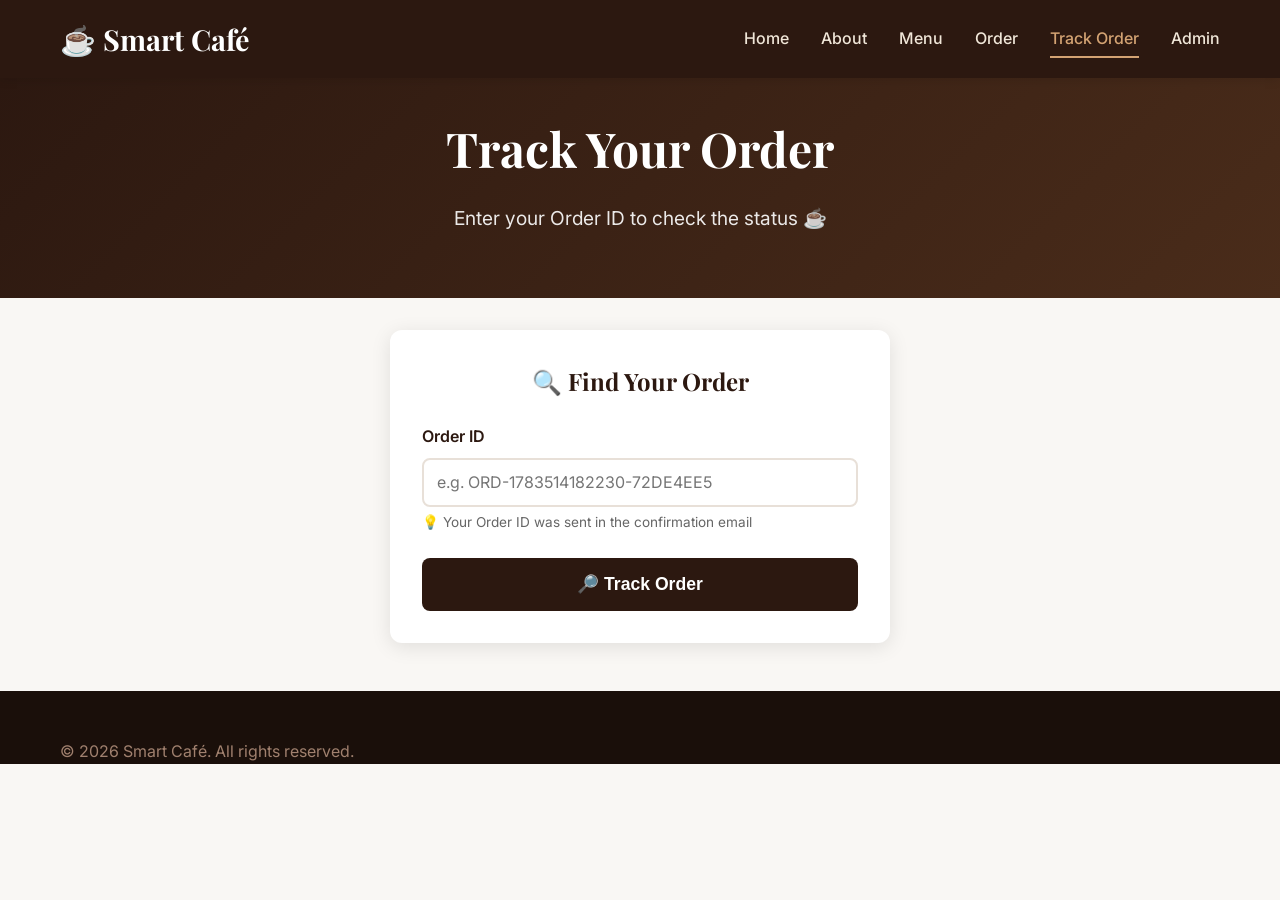
<file: frontend/status.html>
<!DOCTYPE html>
<html lang="en">
<head>
    <meta charset="UTF-8" />
    <meta name="viewport" content="width=device-width, initial-scale=1.0" />
    <meta name="description" content="Track your Smart Café order status in real time. Enter your Order ID to check." />
    <title>Track Order - Smart Café</title>
    <link rel="icon" href="data:image/svg+xml,<svg xmlns='http://www.w3.org/2000/svg' viewBox='0 0 100 100'><text y='.9em' font-size='90'>☕</text></svg>" />
    <link rel="stylesheet" href="styles.css" />
    <style>
        .track-form {
            max-width: 500px;
            margin: 2rem auto;
            background: white;
            padding: 2rem;
            border-radius: 12px;
            box-shadow: 0 4px 20px rgba(0,0,0,0.1);
        }
        .track-form h2 {
            color: #2c1810;
            margin-bottom: 1.5rem;
            text-align: center;
        }
        .track-form .form-group {
            margin-bottom: 1.5rem;
        }
        .track-form .form-group label {
            display: block;
            font-weight: 600;
            margin-bottom: 0.5rem;
            color: #2c1810;
        }
        .track-form .form-group input {
            width: 100%;
            padding: 0.8rem;
            border: 2px solid #e8e0d8;
            border-radius: 8px;
            font-size: 1rem;
            transition: border-color 0.3s ease;
            font-family: inherit;
        }
        .track-form .form-group input:focus {
            outline: none;
            border-color: #d4a373;
        }
        .track-form .form-group input.error {
            border-color: #dc3545;
        }
        .track-btn {
            width: 100%;
            padding: 1rem;
            background: #2c1810;
            color: white;
            border: none;
            border-radius: 8px;
            font-size: 1.1rem;
            font-weight: 600;
            cursor: pointer;
            transition: background 0.3s ease;
        }
        .track-btn:hover {
            background: #d4a373;
            color: #2c1810;
        }
        .track-btn:disabled {
            opacity: 0.6;
            cursor: not-allowed;
            background: #666;
        }
        .order-card {
            max-width: 600px;
            margin: 2rem auto;
            background: white;
            padding: 2rem;
            border-radius: 12px;
            box-shadow: 0 4px 20px rgba(0,0,0,0.1);
            display: none;
        }
        .order-card h2 {
            color: #2c1810;
            margin-bottom: 1.5rem;
        }
        .status-badge {
            display: inline-block;
            padding: 0.4rem 1rem;
            border-radius: 20px;
            font-weight: 600;
            font-size: 0.9rem;
        }
        .status-pending {
            background: #ffc107;
            color: #856404;
        }
        .status-preparing {
            background: #17a2b8;
            color: white;
        }
        .status-ready {
            background: #28a745;
            color: white;
        }
        .status-completed {
            background: #6c757d;
            color: white;
        }
        .status-cancelled {
            background: #dc3545;
            color: white;
        }
        .order-field {
            margin: 0.8rem 0;
        }
        .order-field label {
            font-weight: 600;
            color: #2c1810;
            display: block;
            margin-bottom: 0.2rem;
        }
        .order-field span {
            color: #333;
        }
        .order-items {
            background: #f9f7f4;
            padding: 1rem;
            border-radius: 8px;
            margin: 1rem 0;
        }
        .order-item {
            display: flex;
            justify-content: space-between;
            padding: 0.5rem 0;
            border-bottom: 1px solid #e8e0d8;
        }
        .order-item:last-child {
            border-bottom: none;
        }
        .order-total {
            display: flex;
            justify-content: space-between;
            font-size: 1.2rem;
            font-weight: bold;
            color: #2c1810;
            padding: 0.5rem 0;
            border-top: 2px solid #2c1810;
            margin-top: 0.5rem;
            padding-top: 0.5rem;
        }
        .error-msg {
            background: #f8d7da;
            color: #721c24;
            padding: 1rem;
            border-radius: 8px;
            margin-top: 1rem;
            display: none;
            text-align: center;
        }
        .loading-spinner {
            display: inline-block;
            width: 20px;
            height: 20px;
            border: 3px solid #f3f3f3;
            border-top: 3px solid #d4a373;
            border-radius: 50%;
            animation: spin 1s linear infinite;
            margin-right: 10px;
            vertical-align: middle;
        }
        @keyframes spin {
            0% { transform: rotate(0deg); }
            100% { transform: rotate(360deg); }
        }
        .order-id-display {
            background: #2c1810;
            color: #d4a373;
            padding: 0.5rem 1rem;
            border-radius: 4px;
            font-family: monospace;
            display: inline-block;
            margin: 0.5rem 0;
        }
        .help-text {
            font-size: 0.85rem;
            color: #666;
            margin-top: 0.3rem;
        }
        @media (max-width: 768px) {
            .track-form, .order-card {
                padding: 1rem;
                margin: 1rem;
            }
        }
    </style>
</head>
<body>
    <nav>
        <div class="container">
            <h1>☕ Smart Café</h1>
            <ul>
                <li><a href="index.html">Home</a></li>
                <li><a href="about.html">About</a></li>
                <li><a href="menu.html">Menu</a></li>
                <li><a href="order.html">Order</a></li>
                <li><a href="status.html" class="active">Track Order</a></li>
                <li><a href="admin.html">Admin</a></li>
            </ul>
        </div>
    </nav>

    <section class="hero" style="min-height: 20vh; padding: 2rem 0;">
        <div class="container">
            <h2>Track Your Order</h2>
            <p>Enter your Order ID to check the status ☕</p>
        </div>
    </section>

    <div class="container">
        <div class="track-form">
            <h2>🔍 Find Your Order</h2>
            <div class="form-group">
                <label for="orderIdInput">Order ID</label>
                <input type="text" id="orderIdInput" placeholder="e.g. ORD-1783514182230-72DE4EE5" />
                <div class="help-text">💡 Your Order ID was sent in the confirmation email</div>
            </div>
            <button class="track-btn" id="trackBtn">🔎 Track Order</button>
            <div class="error-msg" id="trackError"></div>
        </div>

        <div class="order-card" id="orderResult">
            <h2>📋 Order Details</h2>
            <div class="order-field">
                <label>Order ID</label>
                <span class="order-id-display" id="resultOrderId"></span>
            </div>
            <div class="order-field">
                <label>Status</label>
                <span id="resultStatus"></span>
            </div>
            <div class="order-field">
                <label>Customer</label>
                <span id="resultCustomer"></span>
            </div>
            <div class="order-field">
                <label>Items</label>
                <div class="order-items" id="resultItems"></div>
            </div>
            <div class="order-total">
                <span>Total:</span>
                <span id="resultTotal"></span>
            </div>
            <div class="order-field" id="resultTableRow" style="display:none;">
                <label>Table Reservation</label>
                <span id="resultTable"></span>
            </div>
            <div class="order-field" id="resultInstructionsRow" style="display:none;">
                <label>Special Instructions</label>
                <span id="resultInstructions"></span>
            </div>
            <div class="order-field">
                <label>Placed At</label>
                <span id="resultCreatedAt"></span>
            </div>
        </div>
    </div>

    <footer>
        <div class="container">
            <p>© 2026 Smart Café. All rights reserved.</p>
        </div>
    </footer>

    <script>
        const API_URL = '__API_URL__';

        document.getElementById('trackBtn').addEventListener('click', trackOrder);
        document.getElementById('orderIdInput').addEventListener('keypress', function(e) {
            if (e.key === 'Enter') trackOrder();
        });

        async function trackOrder() {
            const orderId = document.getElementById('orderIdInput').value.trim();
            const errorDiv = document.getElementById('trackError');
            const resultCard = document.getElementById('orderResult');
            const trackBtn = document.getElementById('trackBtn');

            errorDiv.style.display = 'none';
            resultCard.style.display = 'none';

            if (!orderId) {
                errorDiv.textContent = 'Please enter an Order ID';
                errorDiv.style.display = 'block';
                return;
            }

            trackBtn.disabled = true;
            trackBtn.innerHTML = '<span class="loading-spinner"></span> Searching...';

            try {
                const response = await fetch(`${API_URL}?orderId=${encodeURIComponent(orderId)}`);
                const data = await response.json();

                if (!response.ok) {
                    throw new Error(data.error || 'Order not found');
                }

                displayOrder(data);
                resultCard.style.display = 'block';
                resultCard.scrollIntoView({ behavior: 'smooth', block: 'center' });

            } catch (error) {
                errorDiv.textContent = error.message === 'Order not found'
                    ? '❌ No order found with that ID. Please check and try again.'
                    : `❌ ${error.message}`;
                errorDiv.style.display = 'block';
            } finally {
                trackBtn.disabled = false;
                trackBtn.innerHTML = '🔎 Track Order';
            }
        }

        function displayOrder(raw) {
            // Handle: raw item, {success, orders: [...]}, {success, order: {...}}, {order: {...}}
            let data = raw;
            if (data.orders && data.orders.length > 0) data = data.orders[0];
            else if (data.order) data = data.order;

            console.log('📥 Order data:', data);

            document.getElementById('resultOrderId').textContent = data.orderId || 'N/A';
            document.getElementById('resultCustomer').textContent = data.customerName || 'N/A';

            const statusEl = document.getElementById('resultStatus');
            const status = data.orderStatus || 'unknown';
            statusEl.textContent = status.toUpperCase();
            statusEl.className = `status-badge status-${status}`;

            const items = data.items || [];
            const itemsDiv = document.getElementById('resultItems');
            if (items.length === 0) {
                itemsDiv.innerHTML = '<div class="order-item" style="color:#999;">No items</div>';
            } else {
                itemsDiv.innerHTML = items.map(item => `
                    <div class="order-item">
                        <span>${item.name || '?'} x${item.quantity || 0}</span>
                        <span>$${((item.price || 0) * (item.quantity || 0)).toFixed(2)}</span>
                    </div>
                `).join('');
            }

            const total = data.totalAmount || 0;
            document.getElementById('resultTotal').textContent = `$${Number(total).toFixed(2)}`;

            const tableRow = document.getElementById('resultTableRow');
            if (data.tableReservation) {
                document.getElementById('resultTable').textContent = data.tableReservation;
                tableRow.style.display = 'block';
            } else {
                tableRow.style.display = 'none';
            }

            const instrRow = document.getElementById('resultInstructionsRow');
            if (data.specialInstructions) {
                document.getElementById('resultInstructions').textContent = data.specialInstructions;
                instrRow.style.display = 'block';
            } else {
                instrRow.style.display = 'none';
            }

            if (data.createdAt) {
                const date = new Date(data.createdAt);
                document.getElementById('resultCreatedAt').textContent = date.toLocaleDateString('en-US', {
                    year: 'numeric', month: 'long', day: 'numeric',
                    hour: '2-digit', minute: '2-digit'
                });
            } else {
                document.getElementById('resultCreatedAt').textContent = '-';
            }
        }
    </script>
</body>
</html>
</file>
<file: frontend/styles.css>
@import url('https://fonts.googleapis.com/css2?family=Playfair+Display:wght@400;600;700&family=Inter:wght@400;500;600;700&display=swap');

:root {
  --primary: #2c1810;
  --primary-light: #4a2c1a;
  --accent: #d4a373;
  --accent-hover: #c49263;
  --bg: #f9f7f4;
  --bg-white: #ffffff;
  --text: #333333;
  --text-light: #666666;
  --text-muted: #a0806e;
  --border: #e8e0d8;
  --shadow: 0 4px 20px rgba(0,0,0,0.1);
  --shadow-hover: 0 10px 30px rgba(0,0,0,0.15);
  --radius: 12px;
  --radius-sm: 8px;
  --transition: 0.3s ease;
  --font-heading: 'Playfair Display', serif;
  --font-body: 'Inter', -apple-system, BlinkMacSystemFont, sans-serif;
}

* {
    margin: 0;
    padding: 0;
    box-sizing: border-box;
}

html {
    scroll-behavior: smooth;
}

body {
    font-family: var(--font-body);
    line-height: 1.6;
    color: var(--text);
    background: var(--bg);
}

.container {
    max-width: 1200px;
    margin: 0 auto;
    padding: 0 20px;
}

h1, h2, h3, h4 {
    font-family: var(--font-heading);
    font-weight: 700;
}

nav {
    background: var(--primary);
    color: white;
    padding: 1rem 0;
    position: sticky;
    top: 0;
    z-index: 100;
    box-shadow: 0 2px 10px rgba(0,0,0,0.1);
}

nav .container {
    display: flex;
    justify-content: space-between;
    align-items: center;
    flex-wrap: wrap;
}

nav h1 {
    font-size: 1.8rem;
    font-weight: 700;
    font-family: var(--font-heading);
}

nav ul {
    display: flex;
    list-style: none;
    gap: 2rem;
}

nav ul li a {
    color: #f0e6d8;
    text-decoration: none;
    font-weight: 500;
    transition: color var(--transition);
    padding: 0.5rem 0;
    border-bottom: 2px solid transparent;
}

nav ul li a:hover,
nav ul li a.active {
    color: var(--accent);
    border-bottom-color: var(--accent);
}

.hero {
    background: linear-gradient(135deg, var(--primary) 0%, var(--primary-light) 100%);
    color: white;
    padding: 5rem 0;
    text-align: center;
    position: relative;
    overflow: hidden;
}

.hero-bg {
    position: absolute;
    inset: 0;
    width: 100%;
    height: 100%;
    object-fit: cover;
    opacity: 0.25;
}

.hero .container {
    position: relative;
    z-index: 1;
}

.hero h2 {
    font-size: 3rem;
    margin-bottom: 1rem;
    font-weight: 700;
    font-family: var(--font-heading);
}

.hero p {
    font-size: 1.2rem;
    margin-bottom: 2rem;
    opacity: 0.9;
    max-width: 600px;
    margin-left: auto;
    margin-right: auto;
}

.hero-cta {
    display: flex;
    gap: 1rem;
    justify-content: center;
    flex-wrap: wrap;
}

.btn {
    display: inline-block;
    background: var(--accent);
    color: var(--primary);
    padding: 0.8rem 2rem;
    text-decoration: none;
    border-radius: 50px;
    font-weight: 600;
    font-size: 1rem;
    transition: all var(--transition);
    border: 2px solid var(--accent);
    font-family: var(--font-body);
    cursor: pointer;
}

.btn:hover {
    background: transparent;
    color: var(--accent);
    transform: translateY(-2px);
    box-shadow: 0 10px 20px rgba(0,0,0,0.2);
}

.btn-outline {
    background: transparent;
    color: var(--accent);
}

.btn-outline:hover {
    background: var(--accent);
    color: var(--primary);
}

.btn-sm {
    padding: 0.5rem 1.2rem;
    font-size: 0.9rem;
}

.section {
    padding: 4rem 0;
}

.section-white {
    background: var(--bg-white);
}

.section-title {
    text-align: center;
    font-size: 2.2rem;
    color: var(--primary);
    margin-bottom: 0.5rem;
}

.section-subtitle {
    text-align: center;
    color: var(--text-light);
    margin-bottom: 3rem;
    font-size: 1.1rem;
    max-width: 600px;
    margin-left: auto;
    margin-right: auto;
}

.features {
    padding: 4rem 0;
    background: white;
}

.features .container {
    display: grid;
    grid-template-columns: repeat(auto-fit, minmax(250px, 1fr));
    gap: 2rem;
}

.feature-card {
    background: var(--bg);
    padding: 2rem;
    border-radius: var(--radius);
    text-align: center;
    transition: transform var(--transition), box-shadow var(--transition);
    border: 1px solid var(--border);
}

.feature-card:hover {
    transform: translateY(-5px);
    box-shadow: var(--shadow-hover);
}

.feature-card h3 {
    font-size: 1.5rem;
    margin-bottom: 1rem;
    color: var(--primary);
    font-family: var(--font-heading);
}

.menu-section {
    padding: 4rem 0;
}

.menu-category {
    margin-bottom: 3rem;
}

.menu-category-title {
    font-family: var(--font-heading);
    font-size: 1.8rem;
    color: var(--primary);
    margin-bottom: 1.5rem;
    padding-bottom: 0.5rem;
    border-bottom: 2px solid var(--accent);
    display: inline-block;
}

.menu-grid {
    display: grid;
    grid-template-columns: repeat(auto-fill, minmax(300px, 1fr));
    gap: 1.5rem;
}

.menu-card {
    background: var(--bg-white);
    border-radius: var(--radius);
    overflow: hidden;
    box-shadow: 0 2px 10px rgba(0,0,0,0.08);
    transition: transform var(--transition), box-shadow var(--transition);
    border: 1px solid var(--border);
}

.menu-card:hover {
    transform: translateY(-4px);
    box-shadow: var(--shadow-hover);
}

.menu-card-img {
    width: 100%;
    height: 200px;
    object-fit: cover;
    display: block;
}

.menu-card-body {
    padding: 1.2rem;
}

.menu-card-header {
    display: flex;
    justify-content: space-between;
    align-items: center;
    margin-bottom: 0.5rem;
}

.menu-card-name {
    font-family: var(--font-heading);
    font-size: 1.2rem;
    color: var(--primary);
}

.menu-card-price {
    font-weight: 700;
    color: var(--accent);
    font-size: 1.1rem;
}

.menu-card-desc {
    color: var(--text-light);
    font-size: 0.9rem;
    line-height: 1.5;
    margin-bottom: 0.8rem;
}

.menu-card-order {
    color: var(--accent);
    text-decoration: none;
    font-weight: 600;
    font-size: 0.9rem;
    transition: color var(--transition);
}

.menu-card-order:hover {
    color: var(--primary);
}

.specials-grid {
    display: grid;
    grid-template-columns: repeat(auto-fit, minmax(300px, 1fr));
    gap: 2rem;
}

.special-card {
    position: relative;
    border-radius: var(--radius);
    overflow: hidden;
    height: 300px;
    box-shadow: var(--shadow);
}

.special-card img {
    width: 100%;
    height: 100%;
    object-fit: cover;
}

.special-card-overlay {
    position: absolute;
    bottom: 0;
    left: 0;
    right: 0;
    padding: 2rem;
    background: linear-gradient(transparent, rgba(0,0,0,0.8));
    color: white;
}

.special-card-overlay h3 {
    font-size: 1.5rem;
    margin-bottom: 0.3rem;
    font-family: var(--font-heading);
}

.special-card-overlay p {
    font-size: 0.95rem;
    opacity: 0.9;
    margin-bottom: 0.5rem;
}

.special-card-overlay .price {
    font-weight: 700;
    font-size: 1.2rem;
    color: var(--accent);
}

.testimonials-grid {
    display: grid;
    grid-template-columns: repeat(auto-fit, minmax(280px, 1fr));
    gap: 2rem;
}

.testimonial-card {
    background: var(--bg-white);
    border-radius: var(--radius);
    padding: 2rem;
    box-shadow: 0 2px 10px rgba(0,0,0,0.08);
    border: 1px solid var(--border);
    position: relative;
}

.testimonial-card::before {
    content: '"';
    font-family: var(--font-heading);
    font-size: 4rem;
    color: var(--accent);
    position: absolute;
    top: 0.5rem;
    left: 1rem;
    opacity: 0.3;
    line-height: 1;
}

.testimonial-text {
    font-style: italic;
    color: var(--text);
    margin-bottom: 1rem;
    line-height: 1.7;
}

.testimonial-author {
    font-weight: 600;
    color: var(--primary);
}

.testimonial-role {
    font-size: 0.85rem;
    color: var(--text-light);
}

.about-grid {
    display: grid;
    grid-template-columns: 1fr 1fr;
    gap: 3rem;
    align-items: center;
}

.about-image {
    width: 100%;
    border-radius: var(--radius);
    box-shadow: var(--shadow);
}

.about-content h3 {
    font-family: var(--font-heading);
    font-size: 1.8rem;
    color: var(--primary);
    margin-bottom: 1rem;
}

.about-content p {
    color: var(--text-light);
    line-height: 1.8;
    margin-bottom: 1rem;
}

.values-grid {
    display: grid;
    grid-template-columns: repeat(auto-fit, minmax(250px, 1fr));
    gap: 2rem;
}

.value-card {
    text-align: center;
    padding: 2rem;
    background: var(--bg-white);
    border-radius: var(--radius);
    border: 1px solid var(--border);
    transition: transform var(--transition);
}

.value-card:hover {
    transform: translateY(-4px);
}

.value-card .icon {
    font-size: 2.5rem;
    margin-bottom: 1rem;
    display: block;
}

.value-card h4 {
    font-family: var(--font-heading);
    color: var(--primary);
    margin-bottom: 0.5rem;
}

.value-card p {
    color: var(--text-light);
    font-size: 0.9rem;
}

.contact-grid {
    display: grid;
    grid-template-columns: 1fr 1fr;
    gap: 3rem;
}

.contact-form-box {
    background: var(--bg-white);
    padding: 2rem;
    border-radius: var(--radius);
    box-shadow: var(--shadow);
}

.contact-form-box h3 {
    font-family: var(--font-heading);
    color: var(--primary);
    margin-bottom: 1.5rem;
}

.contact-info-grid {
    display: grid;
    gap: 1.5rem;
}

.contact-info-card {
    background: var(--bg-white);
    padding: 1.5rem;
    border-radius: var(--radius);
    border: 1px solid var(--border);
}

.contact-info-card h4 {
    font-family: var(--font-heading);
    color: var(--primary);
    margin-bottom: 0.5rem;
}

.contact-info-card p {
    color: var(--text-light);
    font-size: 0.95rem;
}

.contact-info-card .label {
    font-weight: 600;
    color: var(--text);
    font-size: 0.85rem;
    text-transform: uppercase;
    letter-spacing: 0.5px;
    margin-bottom: 0.2rem;
}

.map-container {
    margin-top: 2rem;
    border-radius: var(--radius);
    overflow: hidden;
    box-shadow: var(--shadow);
}

.map-container iframe {
    width: 100%;
    height: 300px;
    border: none;
    display: block;
}

footer {
    background: #1a0f0a;
    color: var(--text-muted);
    padding: 3rem 0 0;
    margin-top: 3rem;
}

.footer-grid {
    display: grid;
    grid-template-columns: 2fr 1fr 1fr 1fr;
    gap: 2.5rem;
    padding-bottom: 2rem;
}

.footer-col h3 {
    color: #f0e6d8;
    font-size: 1.1rem;
    margin-bottom: 1rem;
    font-family: var(--font-heading);
}

.footer-col p,
.footer-col a {
    color: var(--text-muted);
    font-size: 0.9rem;
    line-height: 2;
    text-decoration: none;
    display: block;
}

.footer-col a:hover {
    color: var(--accent);
}

.footer-brand {
    font-size: 1.3rem !important;
    font-weight: 700;
    font-family: var(--font-heading);
    color: #f0e6d8 !important;
    margin-bottom: 0.5rem;
}

.footer-brand-sub {
    font-size: 0.88rem;
    line-height: 1.6;
}

.footer-bottom {
    border-top: 1px solid rgba(255,255,255,0.06);
    padding: 1.5rem 0;
    text-align: center;
    font-size: 0.85rem;
}

.fade-in {
    opacity: 0;
    transform: translateY(30px);
    transition: opacity 0.6s ease, transform 0.6s ease;
}

.fade-in.animate {
    opacity: 1;
    transform: translateY(0);
}

.fade-in-left {
    opacity: 0;
    transform: translateX(-30px);
    transition: opacity 0.6s ease, transform 0.6s ease;
}

.fade-in-left.animate {
    opacity: 1;
    transform: translateX(0);
}

.fade-in-right {
    opacity: 0;
    transform: translateX(30px);
    transition: opacity 0.6s ease, transform 0.6s ease;
}

.fade-in-right.animate {
    opacity: 1;
    transform: translateX(0);
}

.delay-1 { transition-delay: 0.1s; }
.delay-2 { transition-delay: 0.2s; }
.delay-3 { transition-delay: 0.3s; }

@media (max-width: 768px) {
    nav .container {
        flex-direction: column;
        gap: 1rem;
    }

    nav ul {
        gap: 1rem;
        flex-wrap: wrap;
        justify-content: center;
    }

    .hero h2 {
        font-size: 2rem;
    }

    .hero p {
        font-size: 1rem;
        padding: 0 1rem;
    }

    .btn {
        display: block;
        margin: 0.5rem auto;
        width: 80%;
    }

    .about-grid {
        grid-template-columns: 1fr;
    }

    .contact-grid {
        grid-template-columns: 1fr;
    }

    .footer-grid {
        grid-template-columns: 1fr 1fr;
    }

    .menu-grid {
        grid-template-columns: 1fr;
    }
}

@media (max-width: 480px) {
    .footer-grid {
        grid-template-columns: 1fr;
    }

    .section {
        padding: 2.5rem 0;
    }

    .hero {
        padding: 3rem 0;
    }
}
</file>
